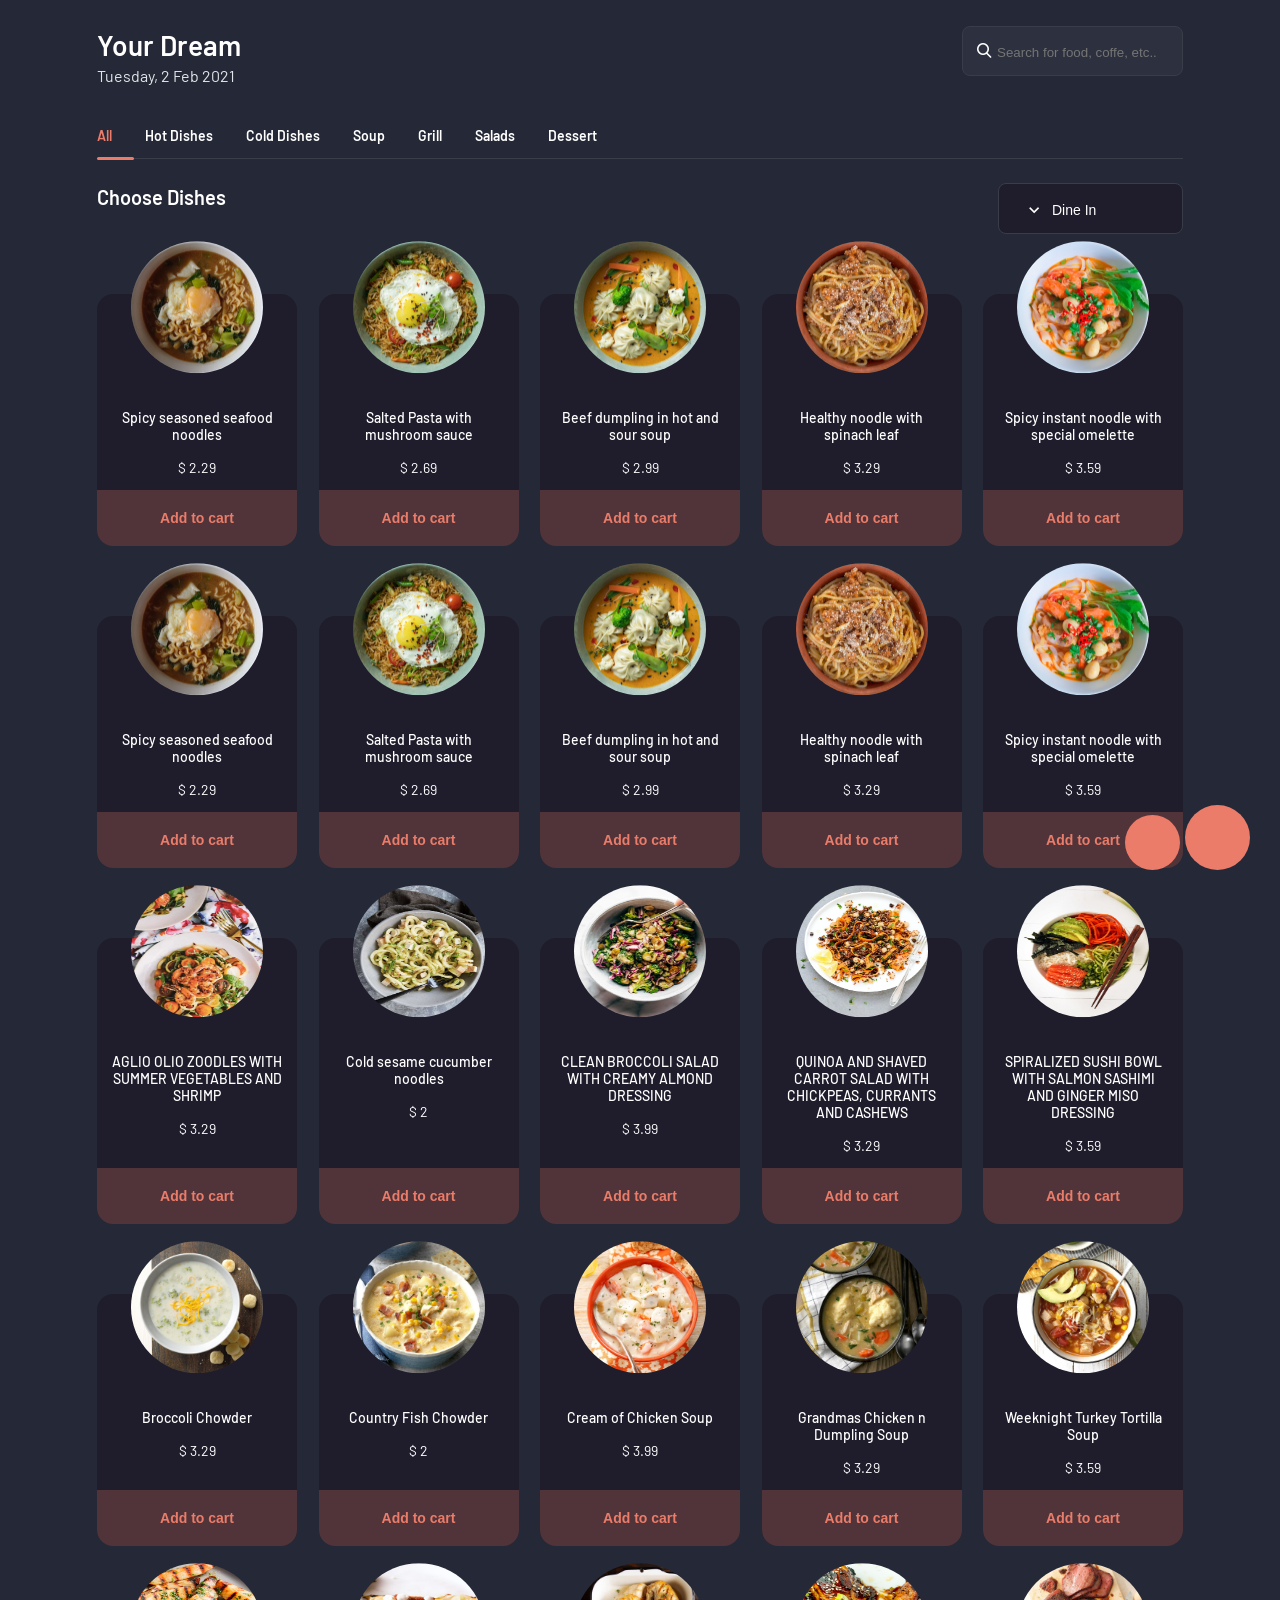
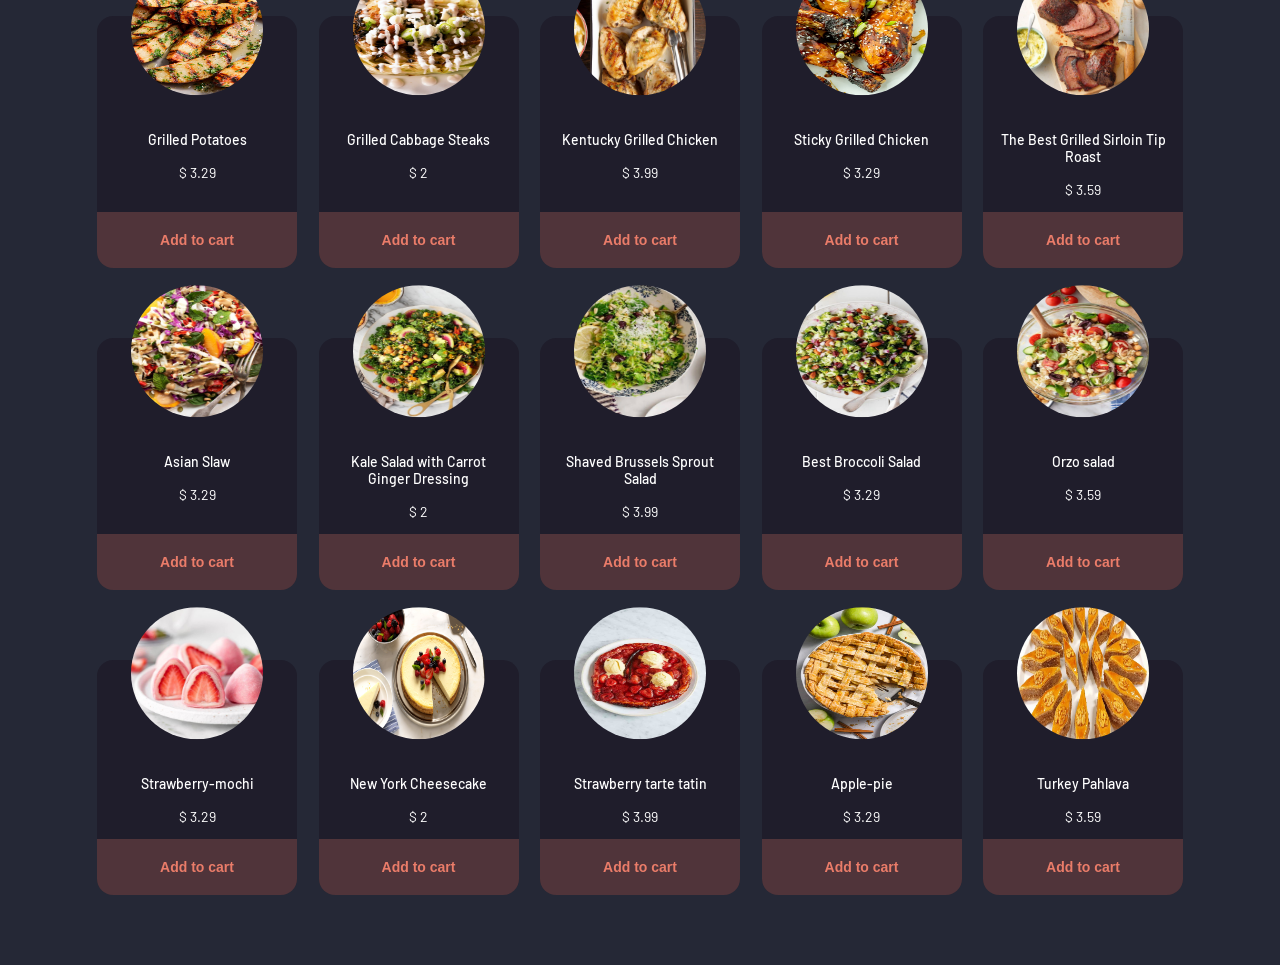
<file: index.html>
<!DOCTYPE html>
<html lang="en">

<head>
    <meta charset="UTF-8">
    <meta http-equiv="X-UA-Compatible" content="IE=edge">
    <meta name="viewport" content="width=device-width, initial-scale=1.0">
    <title>Document</title>
    <link rel="stylesheet" href="css/main.css">
    <link rel="stylesheet" href="css/style.css">
</head>

<body>
    <section class="container">

        <section class="main-section">
            <header class="main-header">
                <div class="header-text">
                    <h1>Your Dream</h1>
                    <p>Tuesday, 2 Feb 2021</p>
                </div>
                <div class="search-food">
                    <i class="icon-lupa"></i>
                    <input id="input" class="for-food" type="text" placeholder="Search for food, coffe, etc..">
                </div>
            </header>
            <nav class="main-nav">
                <a class="active" href="#" data-type='-1'>All</a>
                <a href="#" data-type='0'>Hot Dishes</a>
                <a href="#" data-type='1'>Cold Dishes</a>
                <a href="#" data-type='2'>Soup</a>
                <a href="#" data-type='3'>Grill</a>
                <a href="#" data-type='4'>Salads</a>
                <a href="#" data-type='5'>Dessert</a>
            </nav>
            <div class="first-food">
                <h3>Choose Dishes</h3>
                <div class="select">
                    <i class="icon-arrow-bot"></i>
                    <select class="dine" name="dine in" id="dine in">
                        <option value="dine in"> Dine In</option>
                    </select>

                </div>
            </div>
            <div id="table" class="row"> </div>
        </section>

    </section>
    <div class="sidebar">

        <aside class="asideOne">
            <i class="icon-left"></i>
            <h1 class="confirm">Confirmation</h1>
            <div id="bigDiv">

                <div class="foodname">
                    <p class="food-name">${el.name}</p>
                    <span class="price">${el.price}</span>
                </div>

            </div>
        </aside>

        <aside class="asideTwo">
            <h1 class="payment">Payment</h1>
            <p class="method">3 payment method available</p>
            <h3>Payment Method</h3>
            <div class="row2">
                <div class="box activebox">
                    <img class="check" src="img/checkmark-circle.png" alt="">
                    <i class="icon-Subtract"></i>
                    <p>Credit Card</p>
                </div>
                <div class="box">
                    <i class="icon-cash"></i>
                    <p>Paypal</p>
                </div>
                <div class="box">
                    <i class="icon-cash"></i>
                    <p>Cash</p>
                </div>

            </div>
            <div class="inputs">
                <h4>Cardholder Name</h4>
                <input class="top-input" type="text" placeholder="Levi Ackerman">
                <h4>Card Number </h4>
                <input class="top-input" type="number" placeholder="2564 1421 0897 1244 ">
                <div class="dateCode">
                    <div class="date">
                        <h4> Expiration Date</h4>
                        <input class="bottom-input" type="text" placeholder="02/2022 ">
                    </div>
                    <div class="code">
                        <h4>CVV</h4>
                        <input class="bottom-input" type="password">
                    </div>
                </div>
                <div class="typeTable">

                    <div class="type">
                        <h4> Order Type </h4>
                        <div class="dine-in">
                            <i class="icon-arrow-bot"></i>
                            <select class="dine" name="dine in" id="dine in">
                                <option value="dine in"> Dine In</option>
                            </select>

                        </div>
                    </div>
                    <div class="table">
                        <h4>Table no.</h4>
                        <input class="bottom-input" type="text" placeholder="140">
                    </div>
                </div>

                <div class="buttons">
                    <button class="cancel">Cancel</button>
                    <button class="conpay">Confirm Payment</button>

                </div>
            </div>
        </aside>
    </div>
    
    
    
    
    
    
    <span class="cart-count"></span>
    <button class="cartball"></button>
    <script src="js/main.js"></script>

</body>

</html>
</file>
<file: css/main.css>
@import url('https://fonts.googleapis.com/css2?family=Barlow:wght@400;500;600&display=swap');

* {
    box-sizing: border-box;
}

body {
    margin: 0 auto;
    font-family: 'Barlow', sans-serif;
    background-color: #252836;
}


.container {
    margin: 0 auto;
    max-width: 1086px;
}

.row {

    display: flex;
    flex-wrap: wrap;
    justify-content: space-between;
    margin-top: 60px;
}

.header-text h1 {
    font-size: 28px;
    color: white;
    font-weight: 600;
    margin-bottom: 0;
}

.header-text p {
    font-size: 16px;
    color: #E0E6E9;
    font-weight: 400;
    margin-top: 4px;
}

.main-header {
    display: flex;
    align-items: center;
    justify-content: space-between;
}

.icon-lupa {
    right: 200px;
    color: white;

    z-index: 99;
}

.search-food {
    padding: 14px;
    border-radius: 8px;
    background-color: #2D303E;
    border: 1px solid #393C49;
}

.for-food {
    border: none;
    background-color: transparent;
    outline: none;
}

.main-nav a {
    text-decoration: none;
    font-size: 14px;
    font-weight: 600;
    color: white;
    margin-right: 30px;
    margin-bottom: 14px;
    position: relative;

}

.main-nav {
    margin-top: 24px;
    border-bottom: 1px solid #393C49;
    padding-bottom: 14px;
}

.main-nav a.active {
    color: #EA7C69;
}

.active::before {
    content: '';
    display: inline-block;
    width: 37px;
    height: 3px;
    background-color: #EA7C69;
    border-radius: 15px;
    position: absolute;
    top: 30px;
}

.first-food {
    display: flex;
    justify-content: space-between;
    align-items: center;
}

.first-food h3 {
    font-size: 20px;
    font-weight: 600;
    color: white;
}

.select {
    background-color: #1F1D2B;
    appearance: none;

    padding: 15px 85px 15px 30px;
    border: 1px solid #393C49;
    border-radius: 8px;
    margin-top: 24px;
}

.dine {
    background-color: transparent;
    border: none;
    font-size: 14px;
    color: white;
    font-weight: 500;
    appearance: none;
    outline: none;
}

.icon-arrow-bot {
    color: white;
    font-size: 10px;
    margin-right: 10px;
}

.card .photo {
    border-radius: 50%;
    width: 132px;
    height: 132px;
    overflow: hidden;
    position: absolute;
    top: 0;
    left: 50%;
    transform: translate(-50%, -40%);

}

.card {
    position: relative;
    background: #1F1D2B;
    width: 200px;
    border-radius: 16px;
    margin-bottom: 70px;
    padding: 15px 15px 70px 15px;
    text-align: center;
}

.food-name {
    font-size: 14px;
    font-weight: 500;
    color: white;
    margin-top: 100px;
}

.price {
    font-size: 14px;
    font-weight: 400;
    color: white;
}

.remnant {
    color: #ABBBC2;
    font-size: 14px;
    font-weight: 400;
    margin-bottom: 24px;
}

.but {
    background: rgba(234, 124, 105, 0.24);
    color: #EA7C69;
    border: none;
    border-radius: 0px 0px 16px 16px;
    width: 200px;
    font-size: 14px;
    padding: 20px;
    font-weight: 600;
    left: 0;
    bottom: 0;
    position: absolute;
}

.cartball {
    position: fixed;
    display: inline-block;
    width: 65px;
    height: 65px;
    background: #EA7C69;
    border-radius: 50%;
    bottom: 30px;
    right: 30px;
    border: none;
}










.sidebar {
    align-items: start;
    background: #1F1D2B;
    border-radius: 16px 16px 0px 16px;
    position: absolute;
    top: 0;
    right: 0;
    padding: 30px;
    display: none;
}

.asideOne {
    padding: 24px;
}

.icon-left {
    color: white;
}

.confirm {
    color: white;
    font-size: 28px;
    border-bottom: 1px solid #393C49;
    padding-bottom: 54px;
}

/* .forconfirm {
    margin-top: -10px;
    margin-bottom: 0;
} */

.foodcard {
    display: flex;
    align-items: center;
    justify-content: space-between;
    margin: 10px;
}
.foodcard p{
    margin-top: 0;
    margin-bottom: 0;
}
.photo {
    border-radius: 50%;
    width: 45px;
    height: 45px;
    overflow: hidden;

}

.delete {
    color: #EA7C69;
    background-color: transparent;
    border: 1px solid #EA7C69;
    border-radius: 5px;
    padding: 10px;
}

.cart-count {
    width: 55px;
    height: 55px;
    background-color: #EA7C69;
    border-radius: 50%;
    display: inline-block;
    position: fixed;
    bottom: 30px;
    right: 100px;
    color: #fff;
    text-align: center;
    padding-top: 16px;
} 






.asideTwo {
    padding: 24px;
    border-left: 1px solid #393C49;
}

.payment {
    color: white;
    font-size: 28px;
    padding-top: 8px;
    margin-bottom: 0;
}

.method {
    font-size: 16px;
    color: #ABBBC2;
    border-bottom: 1px solid #393C49;
    padding-bottom: 30px;
}

.row2 {
    display: flex;
}

.box {
    width: 101px;
    color: #ABBBC2;
    padding: 10px;
    text-align: center;
    border: 1px solid #393C49;
    border-radius: 8px;
    margin: 5px;
}

.box p {
    margin: 0;
}

.activebox {
    color: white;
    border: 1, 5px solid #000000;
    background: #252836;
    position: relative;
}

.check {
    position: absolute;
    right: 6px;
    top: 6px;
}

.asideTwo h3 {
    font-size: 20px;
    color: white;
}

.inputs h4 {
    font-size: 14px;
    color: white;
}

.top-input {
    width: 357px;
    background: #2D303E;
    padding: 15px;
    border: 1px solid #393C49;

    border-radius: 8px;
}

.dateCode {
    display: flex;
}

.typeTable {
    display: flex;
}

.bottom-input {
    background: #2D303E;
    padding: 15px;
    border: 1px solid #393C49;
    width: 172px;
    border-radius: 8px;
    margin-right: 5px;
}


.dine-in {
    background-color: #1F1D2B;
    appearance: none;
    width: 172px;
    padding: 14px;
    border: 1px solid #393C49;
    border-radius: 8px;
    margin-right: 5px;
}

.buttons{
    width: 100%;
    display: flex;
   margin-top: 89px;
}
.cancel{
    font-weight: 600;
font-size: 14px;
color: #EA7C69;
width: 100%;
padding: 14px 12px;
background-color: transparent;
border: 1px solid #EA7C69;
border-radius: 8px;
margin-right: 13px;
}

.conpay{
    width: 100%;
    font-weight: 600;
font-size: 14px;
color: #FAFAFA;
background: #EA7C69;
border: none;
box-shadow: 0px 8px 24px rgba(234, 124, 105, 0.4);
border-radius: 8px;
padding: 14px 25px;
}
</file>
<file: css/style.css>
@font-face {
  font-family: 'icomoon';
  src:  url('../fonts/icomoon.eot?o9908n');
  src:  url('../fonts/icomoon.eot?o9908n#iefix') format('embedded-opentype'),
    url('../fonts/icomoon.ttf?o9908n') format('truetype'),
    url('../fonts/icomoon.woff?o9908n') format('woff'),
    url('../fonts/icomoon.svg?o9908n#icomoon') format('svg');
  font-weight: normal;
  font-style: normal;
  font-display: block;
}

[class^="icon-"], [class*=" icon-"] {
  /* use !important to prevent issues with browser extensions that change fonts */
  font-family: 'icomoon' !important;
  speak: never;
  font-style: normal;
  font-weight: normal;
  font-variant: normal;
  text-transform: none;
  line-height: 1;

  /* Better Font Rendering =========== */
  -webkit-font-smoothing: antialiased;
  -moz-osx-font-smoothing: grayscale;
}

.icon-Subtract:before {
  content: "\e900";
}
.icon-delate:before {
  content: "\e901";
}
.icon-paypal:before {
  content: "\e902";
}
.icon-cash:before {
  content: "\e904";
}
.icon-lupa:before {
  content: "\e905";
}
.icon-left:before {
  content: "\e903";
}
.icon-arrow-bot:before {
  content: "\e90a";
}
</file>
